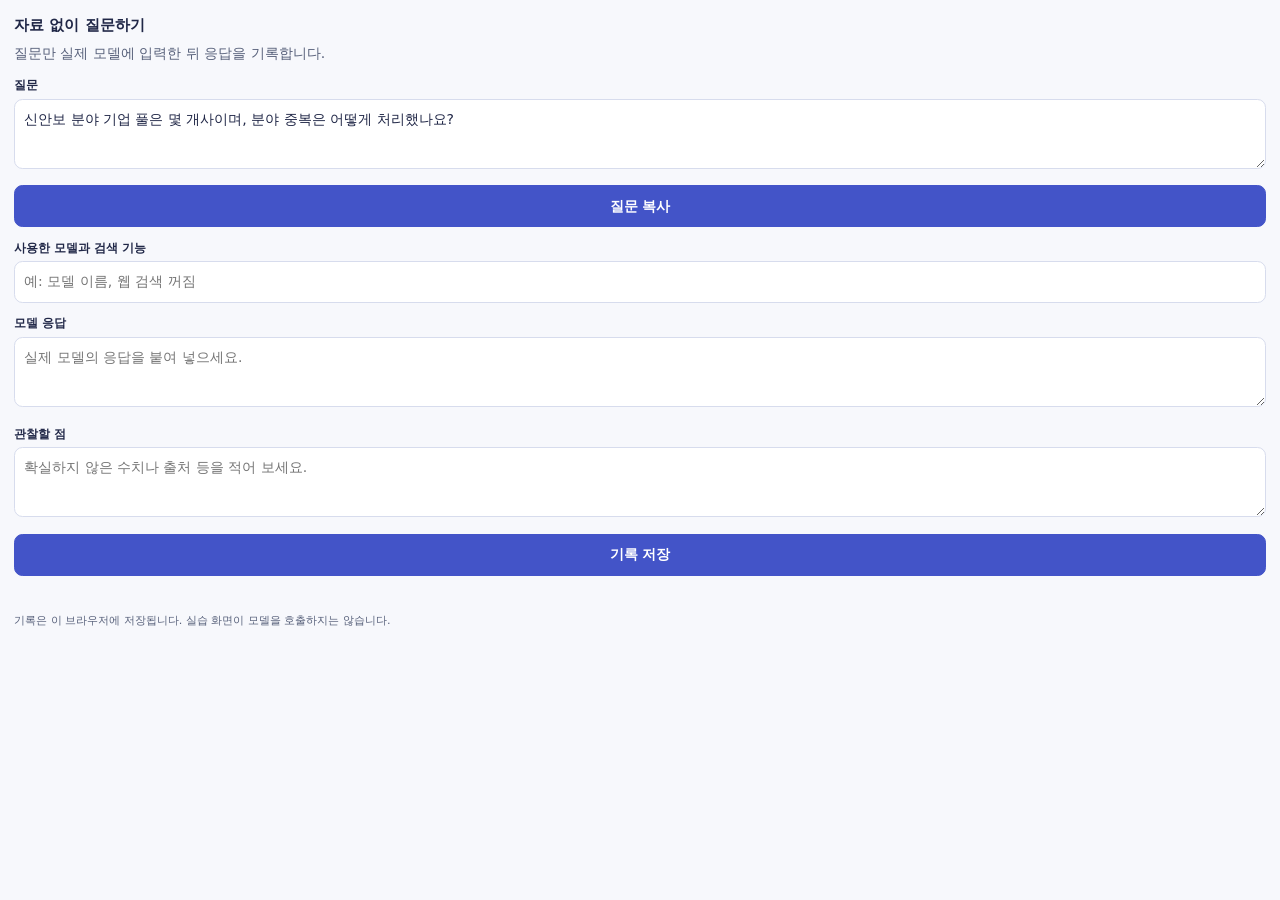
<file: labs/baseline.html>
<!doctype html>
<html lang="ko">
<head>
  <meta charset="utf-8">
  <meta name="viewport" content="width=device-width,initial-scale=1">
  <title>기준선 질문 기록</title>
  <link rel="stylesheet" href="lab.css">
</head>
<body>
  <main>
    <h1>자료 없이 질문하기</h1>
    <p>질문만 실제 모델에 입력한 뒤 응답을 기록합니다.</p>
    <label for="question">질문</label>
    <textarea id="question">신안보 분야 기업 풀은 몇 개사이며, 분야 중복은 어떻게 처리했나요?</textarea>
    <div class="actions"><button id="copy" type="button">질문 복사</button></div>
    <label for="model">사용한 모델과 검색 기능</label>
    <input id="model" placeholder="예: 모델 이름, 웹 검색 꺼짐">
    <label for="answer">모델 응답</label>
    <textarea id="answer" placeholder="실제 모델의 응답을 붙여 넣으세요."></textarea>
    <label for="note">관찰할 점</label>
    <textarea id="note" placeholder="확실하지 않은 수치나 출처 등을 적어 보세요."></textarea>
    <div class="actions"><button id="save" type="button">기록 저장</button></div>
    <p id="status" class="status" role="status" aria-live="polite"></p>
    <p class="note">기록은 이 브라우저에 저장됩니다. 실습 화면이 모델을 호출하지는 않습니다.</p>
  </main>
  <script>
    const key = "lecture:baseline:u02";
    const fields = ["question", "model", "answer", "note"];
    const status = document.querySelector("#status");
    try {
      const saved = JSON.parse(localStorage.getItem(key) || "null");
      if (saved && typeof saved === "object") fields.forEach(id => { if (typeof saved[id] === "string") document.getElementById(id).value = saved[id]; });
    } catch (_) {}
    document.querySelector("#save").addEventListener("click", () => {
      const record = Object.fromEntries(fields.map(id => [id, document.getElementById(id).value]));
      try { localStorage.setItem(key, JSON.stringify(record)); status.textContent = "이 브라우저에 기록을 저장했습니다."; }
      catch (_) { status.textContent = "브라우저 저장이 막혔습니다. 내용을 따로 복사해 두세요."; }
    });
    document.querySelector("#copy").addEventListener("click", async () => {
      const input = document.querySelector("#question");
      try { await navigator.clipboard.writeText(input.value); status.textContent = "질문을 복사했습니다."; }
      catch (_) { input.focus(); input.select(); status.textContent = "선택된 질문을 직접 복사해 주세요."; }
    });
  </script>
</body>
</html>
</file>
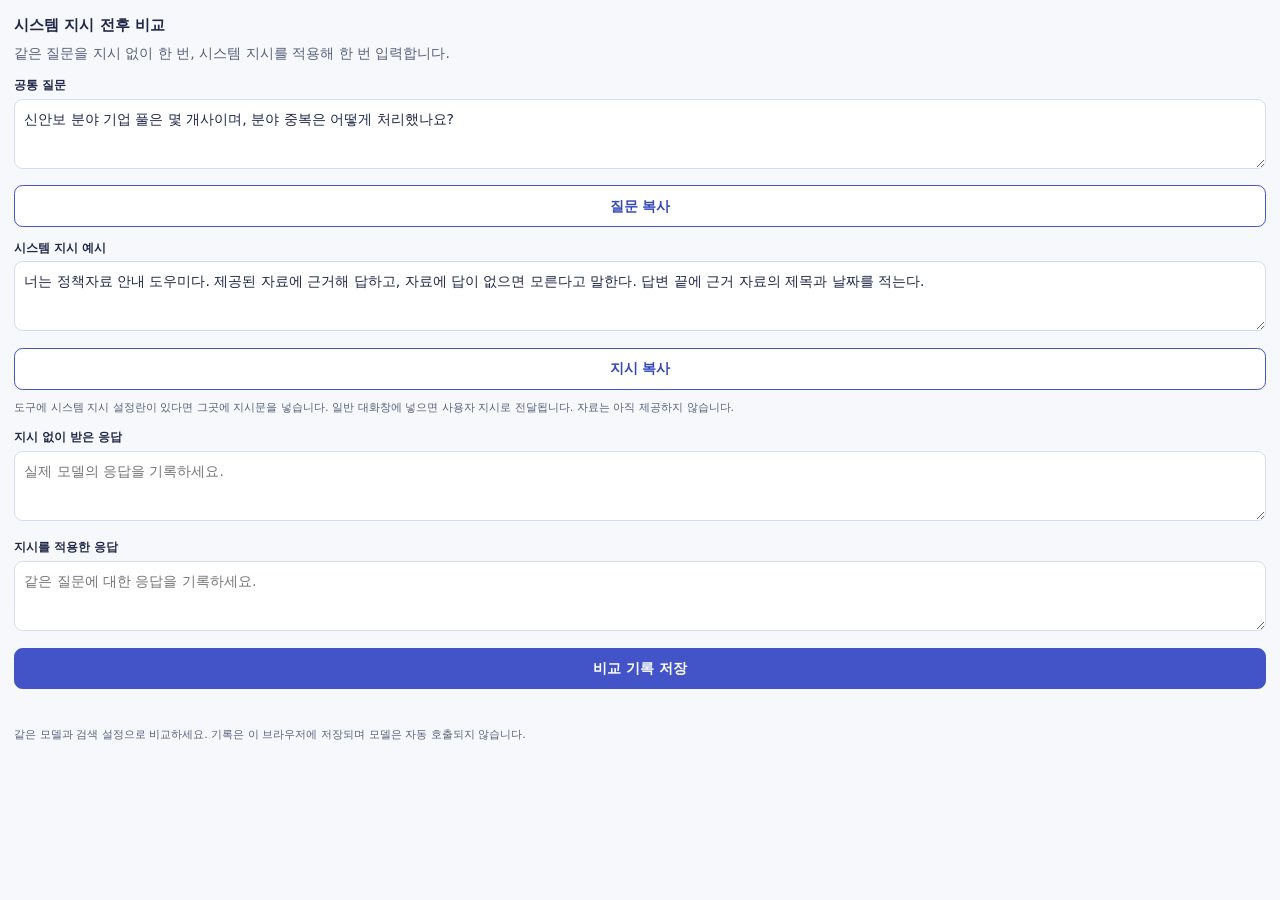
<file: labs/prompt-compare.html>
<!doctype html>
<html lang="ko">
<head>
  <meta charset="utf-8">
  <meta name="viewport" content="width=device-width,initial-scale=1">
  <title>시스템 지시 전후 비교</title>
  <link rel="stylesheet" href="lab.css">
</head>
<body>
  <main>
    <h1>시스템 지시 전후 비교</h1>
    <p>같은 질문을 지시 없이 한 번, 시스템 지시를 적용해 한 번 입력합니다.</p>
    <label for="question">공통 질문</label>
    <textarea id="question">신안보 분야 기업 풀은 몇 개사이며, 분야 중복은 어떻게 처리했나요?</textarea>
    <div class="actions"><button id="copy-question" class="secondary" type="button">질문 복사</button></div>
    <label for="instruction">시스템 지시 예시</label>
    <textarea id="instruction">너는 정책자료 안내 도우미다. 제공된 자료에 근거해 답하고, 자료에 답이 없으면 모른다고 말한다. 답변 끝에 근거 자료의 제목과 날짜를 적는다.</textarea>
    <div class="actions"><button id="copy-instruction" class="secondary" type="button">지시 복사</button></div>
    <p class="note">도구에 시스템 지시 설정란이 있다면 그곳에 지시문을 넣습니다. 일반 대화창에 넣으면 사용자 지시로 전달됩니다. 자료는 아직 제공하지 않습니다.</p>
    <label for="before">지시 없이 받은 응답</label>
    <textarea id="before" placeholder="실제 모델의 응답을 기록하세요."></textarea>
    <label for="after">지시를 적용한 응답</label>
    <textarea id="after" placeholder="같은 질문에 대한 응답을 기록하세요."></textarea>
    <div class="actions"><button id="save" type="button">비교 기록 저장</button></div>
    <p id="status" class="status" role="status" aria-live="polite"></p>
    <p class="note">같은 모델과 검색 설정으로 비교하세요. 기록은 이 브라우저에 저장되며 모델은 자동 호출되지 않습니다.</p>
  </main>
  <script>
    const key = "lecture:prompt-compare:u05";
    const fields = ["question", "instruction", "before", "after"];
    const status = document.querySelector("#status");
    try {
      const saved = JSON.parse(localStorage.getItem(key) || "null");
      if (saved && typeof saved === "object") fields.forEach(id => { if (typeof saved[id] === "string") document.getElementById(id).value = saved[id]; });
    } catch (_) {}
    document.querySelector("#save").addEventListener("click", () => {
      const record = Object.fromEntries(fields.map(id => [id, document.getElementById(id).value]));
      try { localStorage.setItem(key, JSON.stringify(record)); status.textContent = "이 브라우저에 비교 기록을 저장했습니다."; }
      catch (_) { status.textContent = "브라우저 저장이 막혔습니다. 내용을 따로 복사해 두세요."; }
    });
    async function copy(id) {
      const input = document.getElementById(id);
      try { await navigator.clipboard.writeText(input.value); status.textContent = "내용을 복사했습니다."; }
      catch (_) { input.focus(); input.select(); status.textContent = "선택된 내용을 직접 복사해 주세요."; }
    }
    document.querySelector("#copy-question").addEventListener("click", () => copy("question"));
    document.querySelector("#copy-instruction").addEventListener("click", () => copy("instruction"));
  </script>
</body>
</html>
</file>
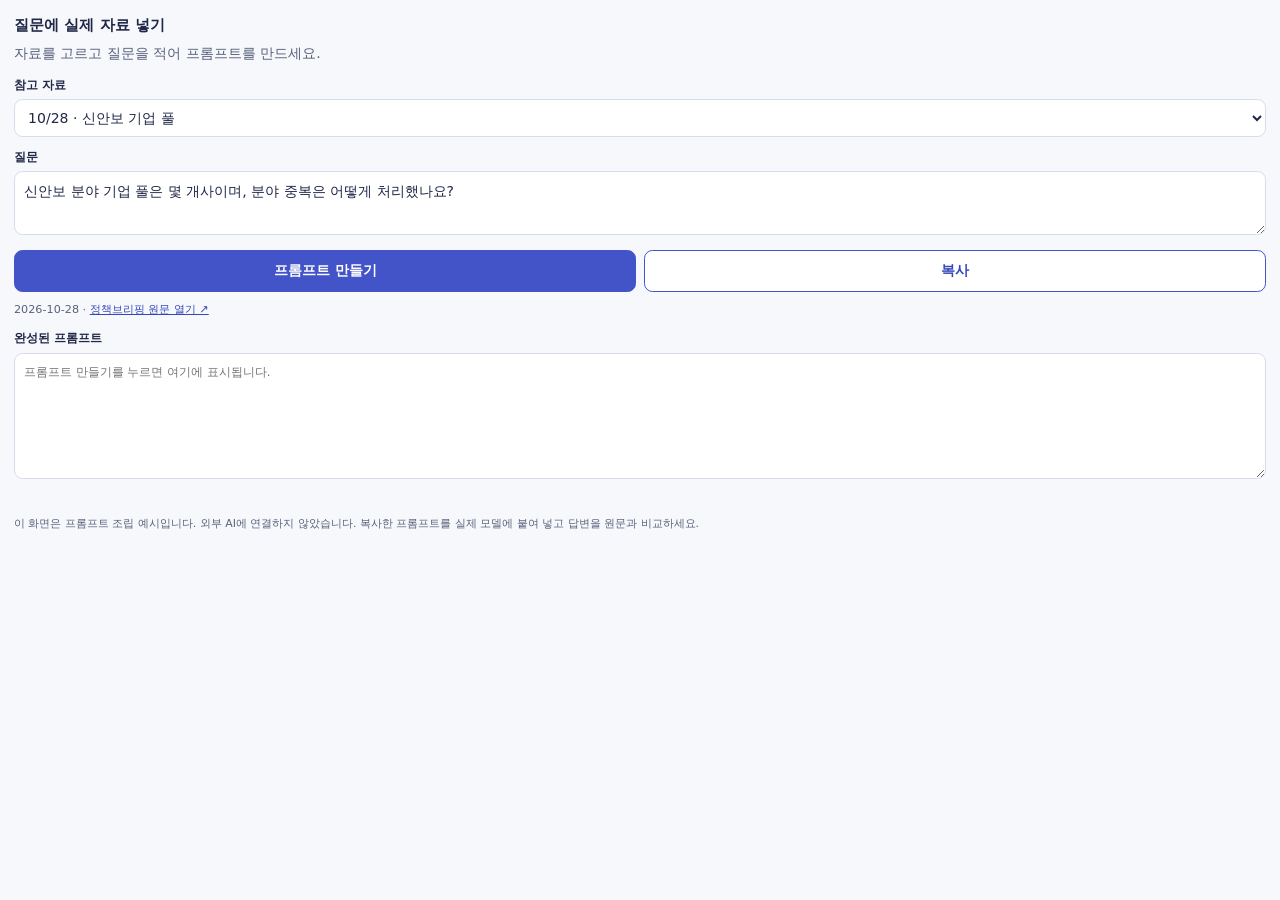
<file: labs/sample-lab.html>
<!doctype html>
<html lang="ko">
<head>
  <meta charset="utf-8">
  <meta name="viewport" content="width=device-width,initial-scale=1">
  <title>질문에 자료를 넣기</title>
  <style>
    :root { font: 14px/1.55 system-ui, sans-serif; color: #202747; background: #f7f8fc; }
    * { box-sizing: border-box; }
    body { margin: 0; padding: 1rem; }
    h1 { margin: 0; font-size: 1.1rem; }
    p { margin: .35rem 0 .8rem; color: #58617b; }
    label { display: block; margin: .75rem 0 .35rem; font-weight: 700; font-size: .85rem; }
    select, textarea, button { width: 100%; padding: .65rem; border: 1px solid #d7dced; border-radius: .6rem; background: #fff; color: inherit; font: inherit; }
    textarea { resize: vertical; min-height: 4.4rem; }
    #prompt { min-height: 9rem; font-size: .83rem; }
    button { border-color: #4354c8; background: #4354c8; color: #fff; font-weight: 700; cursor: pointer; }
    button:hover { background: #3443ad; }
    .actions { display: grid; grid-template-columns: 1fr 1fr; gap: .55rem; margin-top: .65rem; }
    .actions button + button { background: #fff; color: #3548b8; }
    .source { margin: .65rem 0; font-size: .8rem; }
    a { color: #3548b8; }
    .note { margin-top: .8rem; font-size: .78rem; }
    .status { min-height: 1.4em; margin: .3rem 0 0; font-size: .8rem; }
    @media (max-width: 400px) { body { padding: .75rem; } }
  </style>
</head>
<body>
  <main>
    <h1>질문에 실제 자료 넣기</h1>
    <p>자료를 고르고 질문을 적어 프롬프트를 만드세요.</p>

    <label for="record">참고 자료</label>
    <select id="record">
      <option value="none">자료 없이 질문하기</option>
      <option value="startup">10/12 · 창업 지원 AI 솔루션</option>
      <option value="security" selected>10/28 · 신안보 기업 풀</option>
      <option value="manufacturing">10/29 · 중소제조 피지컬 AI 확산 전략</option>
    </select>

    <label for="question">질문</label>
    <textarea id="question">신안보 분야 기업 풀은 몇 개사이며, 분야 중복은 어떻게 처리했나요?</textarea>

    <div class="actions">
      <button id="build" type="button">프롬프트 만들기</button>
      <button id="copy" type="button">복사</button>
    </div>
    <p id="source" class="source"></p>

    <label for="prompt">완성된 프롬프트</label>
    <textarea id="prompt" readonly placeholder="프롬프트 만들기를 누르면 여기에 표시됩니다."></textarea>
    <p id="status" class="status" role="status" aria-live="polite"></p>
    <p class="note">이 화면은 프롬프트 조립 예시입니다. 외부 AI에 연결하지 않았습니다. 복사한 프롬프트를 실제 모델에 붙여 넣고 답변을 원문과 비교하세요.</p>
  </main>

  <script>
    const records = {
      none: { date: "", question: "신안보 분야 기업 풀은 몇 개사이며, 분야 중복은 어떻게 처리했나요?", text: "", url: "" },
      startup: {
        date: "2026-10-12", title: "유망 아이디어를 창업으로, 2차 ‘모두의 창업’ AI 솔루션 선정", question: "선정된 AI 솔루션 공급기업 수와 솔루션 수는 각각 얼마인가요?",
        text: "중소벤처기업부는 2차 모두의 창업 프로젝트에서 AI 솔루션 공급기업 50개사의 103개 솔루션을 선정했다고 발표했다.",
        url: "https://www.korea.kr/briefing/pressReleaseView.do?newsId=156784789"
      },
      security: {
        date: "2026-10-28", title: "K-팔란티어, 신안보 혁신기업 육성 본격화…전략분야 선정계획 및 펀드 조성방안 등 논의", question: "신안보 분야 기업 풀은 몇 개사이며, 분야 중복은 어떻게 처리했나요?",
        text: "중소벤처기업부는 1차 신안보 분야 기업 풀을 538개사로 집계했다. 분야별 합계에서 중복된 기업 47개사를 제외한 수치라고 밝혔다.",
        url: "https://www.korea.kr/briefing/pressReleaseView.do?newsId=156786875"
      },
      manufacturing: {
        date: "2026-10-29", title: "중소 제조현장을 피지컬 AI 혁신의 무대로, 「중소제조 피지컬 AI 확산 전략」 발표", question: "중소제조 피지컬 AI 확산 전략에서 2030년까지 투입할 계획 금액은 얼마인가요?",
        text: "중소벤처기업부는 중소제조 피지컬 AI 확산 전략을 발표하며 2030년까지 스마트제조혁신에 5조 원 이상을 투입할 계획이라고 밝혔다.",
        url: "https://www.korea.kr/briefing/pressReleaseView.do?newsId=156787119"
      }
    };
    const recordInput = document.querySelector("#record");
    const questionInput = document.querySelector("#question");
    const promptOutput = document.querySelector("#prompt");
    const sourceLine = document.querySelector("#source");
    const status = document.querySelector("#status");

    function updateRecord() {
      const record = records[recordInput.value];
      questionInput.value = record.question;
      sourceLine.replaceChildren();
      if (record.url) {
        sourceLine.append(document.createTextNode(`${record.date} · `));
        const link = document.createElement("a");
        link.href = record.url;
        link.target = "_blank";
        link.rel = "noopener noreferrer";
        link.textContent = "정책브리핑 원문 열기 ↗";
        sourceLine.append(link);
      } else {
        sourceLine.textContent = "자료를 제공하지 않는 기준선 질문입니다.";
      }
      promptOutput.value = "";
      status.textContent = "";
    }

    document.querySelector("#build").addEventListener("click", () => {
      const record = records[recordInput.value];
      const question = questionInput.value.trim();
      if (!question) { status.textContent = "질문을 입력해 주세요."; return; }
      if (!record.text) {
        promptOutput.value = question;
        status.textContent = "질문만 준비했습니다. 실제 모델에 입력해 기준선을 확인하세요.";
        return;
      }
      const parts = [
        "너는 정책자료에 근거해 답하는 안내 도우미다.",
        "제공된 자료에서 답을 찾고, 찾을 수 없으면 모른다고 말한다. 답 끝에 자료 제목, 기관, 날짜를 표시한다."
      ];
      parts.push(`\n[참고 자료]\n제목: ${record.title}\n기관: 중소벤처기업부\n날짜: ${record.date}\n요약: ${record.text}\n출처: ${record.url}`);
      parts.push(`\n[질문]\n${question}`);
      promptOutput.value = parts.join("\n\n");
      status.textContent = "프롬프트를 만들었습니다. 복사해 실제 모델에서 확인하세요.";
    });

    document.querySelector("#copy").addEventListener("click", async () => {
      if (!promptOutput.value) {
        status.textContent = "먼저 프롬프트 만들기를 눌러 주세요.";
        return;
      }
      try {
        await navigator.clipboard.writeText(promptOutput.value);
        status.textContent = "프롬프트를 복사했습니다.";
      } catch (_) {
        promptOutput.focus();
        promptOutput.select();
        status.textContent = "자동 복사가 막혔습니다. 선택된 내용을 직접 복사해 주세요.";
      }
    });

    recordInput.addEventListener("change", updateRecord);
    updateRecord();
  </script>
</body>
</html>
</file>
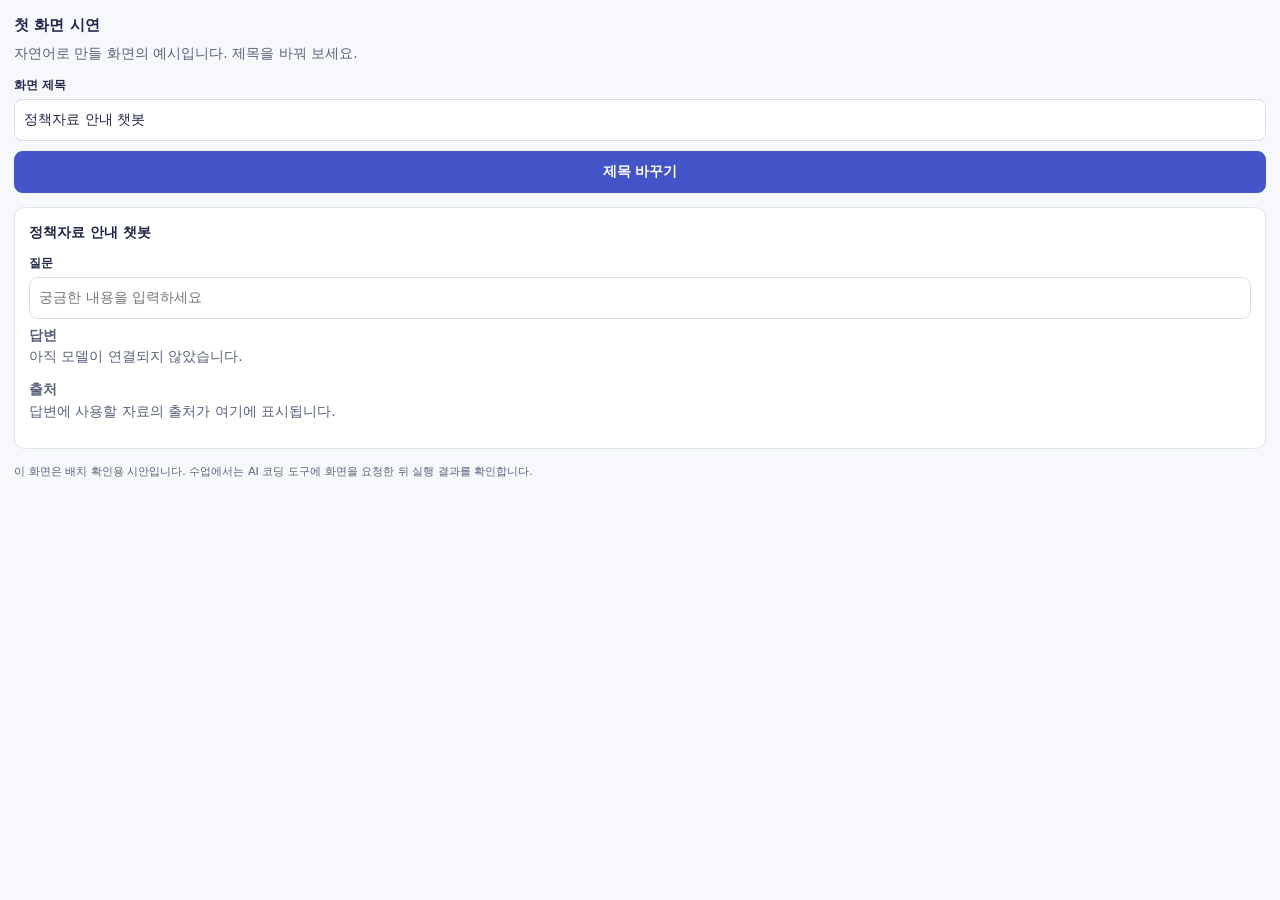
<file: labs/screen-demo.html>
<!doctype html>
<html lang="ko">
<head>
  <meta charset="utf-8">
  <meta name="viewport" content="width=device-width,initial-scale=1">
  <title>첫 화면 시연</title>
  <link rel="stylesheet" href="lab.css">
</head>
<body>
  <main>
    <h1>첫 화면 시연</h1>
    <p>자연어로 만들 화면의 예시입니다. 제목을 바꿔 보세요.</p>
    <label for="title-input">화면 제목</label>
    <input id="title-input" value="정책자료 안내 챗봇">
    <div class="actions"><button id="apply" type="button">제목 바꾸기</button></div>
    <section class="panel">
      <h2 id="preview-title">정책자료 안내 챗봇</h2>
      <label for="preview-question">질문</label>
      <input id="preview-question" placeholder="궁금한 내용을 입력하세요">
      <p><strong>답변</strong><br>아직 모델이 연결되지 않았습니다.</p>
      <p><strong>출처</strong><br>답변에 사용할 자료의 출처가 여기에 표시됩니다.</p>
    </section>
    <p class="note">이 화면은 배치 확인용 시안입니다. 수업에서는 AI 코딩 도구에 화면을 요청한 뒤 실행 결과를 확인합니다.</p>
  </main>
  <script>
    document.querySelector("#apply").addEventListener("click", () => {
      document.querySelector("#preview-title").textContent = document.querySelector("#title-input").value.trim() || "정책자료 안내 챗봇";
    });
  </script>
</body>
</html>
</file>
<file: labs/lab.css>
:root { font: 14px/1.55 system-ui, sans-serif; color: #202747; background: #f7f8fc; }
* { box-sizing: border-box; }
body { margin: 0; padding: 1rem; }
h1 { font-size: 1.1rem; margin: 0; }
h2 { font-size: 1rem; margin: 0 0 .5rem; }
p { color: #58617b; margin: .4rem 0 .8rem; }
label { display: block; font-weight: 700; margin: .8rem 0 .3rem; font-size: .85rem; }
input, textarea, button { width: 100%; border: 1px solid #d7dced; border-radius: .6rem; padding: .65rem; font: inherit; color: inherit; background: white; }
textarea { min-height: 5rem; resize: vertical; }
button { cursor: pointer; background: #4354c8; border-color: #4354c8; color: white; font-weight: 700; }
button:hover { background: #3443ad; }
.actions { display: flex; gap: .5rem; margin: .7rem 0; }
.actions button { flex: 1; }
.secondary { background: white; color: #3548b8; }
.secondary:hover { background: #edf0ff; }
.panel { background: white; padding: 1rem; border: 1px solid #dfe4f2; border-radius: .75rem; margin: 1rem 0; }
.note, .status { font-size: .8rem; }
.status { min-height: 1.4em; }
</file>
